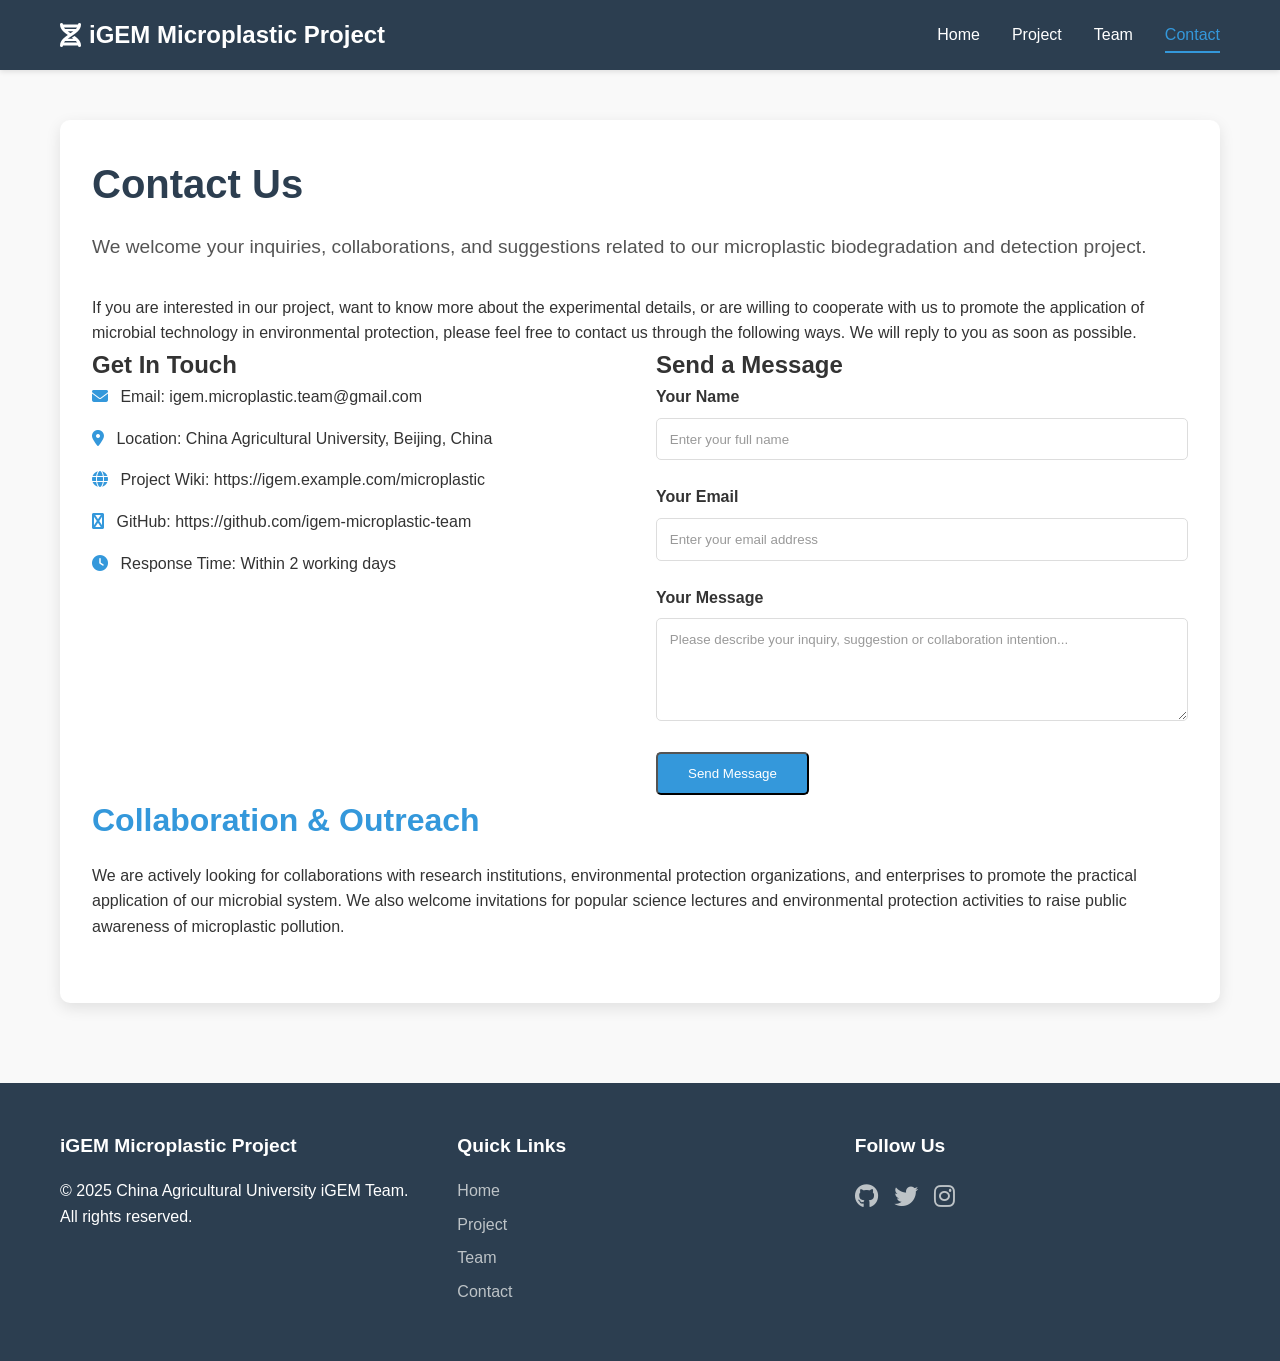
<file: contact.html>
<!DOCTYPE html>
<html lang="en">
<head>
    <meta charset="UTF-8">
    <meta name="viewport" content="width=device-width, initial-scale=1.0">
    <title>iGEM Wiki - Contact</title>
    <link rel="stylesheet" href="css/style.css">
    <link rel="stylesheet" href="https://cdnjs.cloudflare.com/ajax/libs/font-awesome/6.4.0/css/all.min.css">
</head>
<body>
    <!-- 导航栏 -->
    <header class="navbar">
        <div class="container">
            <a href="index.html" class="logo">
                <i class="fas fa-dna"></i> iGEM Microplastic Project</a>
            <nav class="nav-links">
                <a href="index.html">Home</a>
                <a href="project.html">Project</a>
                <a href="team.html">Team</a>
                <a href="contact.html" class="active">Contact</a>
            </nav>
            <div class="menu-toggle">
                <i class="fas fa-bars"></i>
            </div>
        </div>
    </header>

    <!-- 联系内容页 -->
    <main class="page-content">
        <div class="container">
            <article class="content-section">
                <h1>Contact Us</h1>
                <p class="lead">We welcome your inquiries, collaborations, and suggestions related to our microplastic biodegradation and detection project.</p>
                <p>If you are interested in our project, want to know more about the experimental details, or are willing to cooperate with us to promote the application of microbial technology in environmental protection, please feel free to contact us through the following ways. We will reply to you as soon as possible.</p>

                <div class="contact-grid">
                    <div class="contact-info">
                        <h2>Get In Touch</h2>
                        <p><i class="fas fa-envelope"></i> Email: igem.microplastic.team@gmail.com</p>
                        <p><i class="fas fa-map-marker-alt"></i> Location: China Agricultural University, Beijing, China</p>
                        <p><i class="fas fa-globe"></i> Project Wiki: https://igem.example.com/microplastic</p>
                        <p><i class="fas fa-github"></i> GitHub: https://github.com/igem-microplastic-team</p>
                        <p><i class="fas fa-clock"></i> Response Time: Within 2 working days</p>
                    </div>
                    <div class="contact-form">
                        <h2>Send a Message</h2>
                        <form>
                            <div class="form-group">
                                <label for="name">Your Name</label>
                                <input type="text" id="name" name="name" required placeholder="Enter your full name">
                            </div>
                            <div class="form-group">
                                <label for="email">Your Email</label>
                                <input type="email" id="email" name="email" required placeholder="Enter your email address">
                            </div>
                            <div class="form-group">
                                <label for="message">Your Message</label>
                                <textarea id="message" name="message" rows="5" required placeholder="Please describe your inquiry, suggestion or collaboration intention..."></textarea>
                            </div>
                            <button type="submit" class="btn">Send Message</button>
                        </form>
                    </div>
                </div>

                <div class="content-block">
                    <h2>Collaboration & Outreach</h2>
                    <p>We are actively looking for collaborations with research institutions, environmental protection organizations, and enterprises to promote the practical application of our microbial system. We also welcome invitations for popular science lectures and environmental protection activities to raise public awareness of microplastic pollution.</p>
                </div>
            </article>
        </div>
    </main>

    <!-- 页脚 -->
    <footer class="footer">
        <div class="container">
            <div class="footer-content">
                <div class="footer-section">
                    <h4>iGEM Microplastic Project</h4>
                    <p>© 2025 China Agricultural University iGEM Team. All rights reserved.</p>
                </div>
                <div class="footer-section">
                    <h4>Quick Links</h4>
                    <ul>
                        <li><a href="index.html">Home</a></li>
                        <li><a href="project.html">Project</a></li>
                        <li><a href="team.html">Team</a></li>
                        <li><a href="contact.html">Contact</a></li>
                    </ul>
                </div>
                <div class="footer-section">
                    <h4>Follow Us</h4>
                    <div class="social-links">
                        <a href="#"><i class="fab fa-github"></i></a>
                        <a href="#"><i class="fab fa-twitter"></i></a>
                        <a href="#"><i class="fab fa-instagram"></i></a>
                    </div>
                </div>
            </div>
        </div>
    </footer>

    <script src="js/script.js"></script>
</body>
</html>
</file>
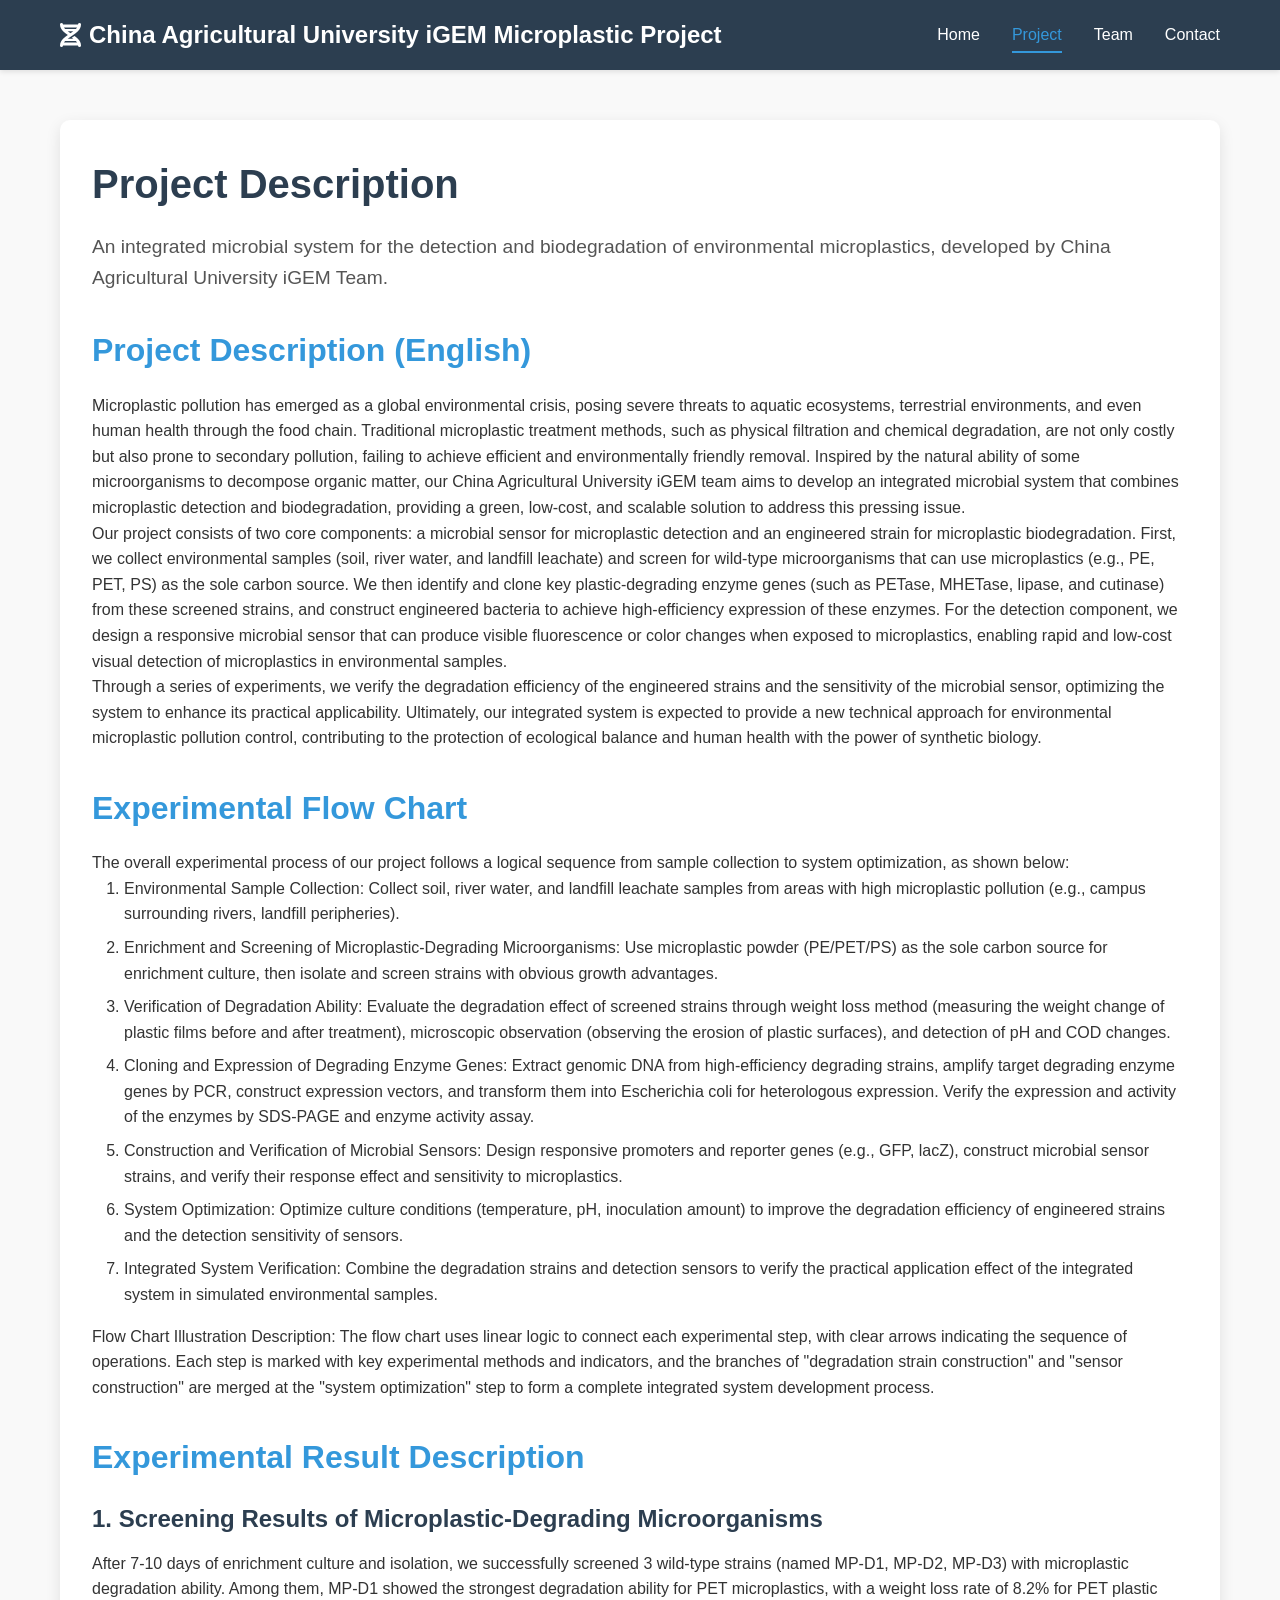
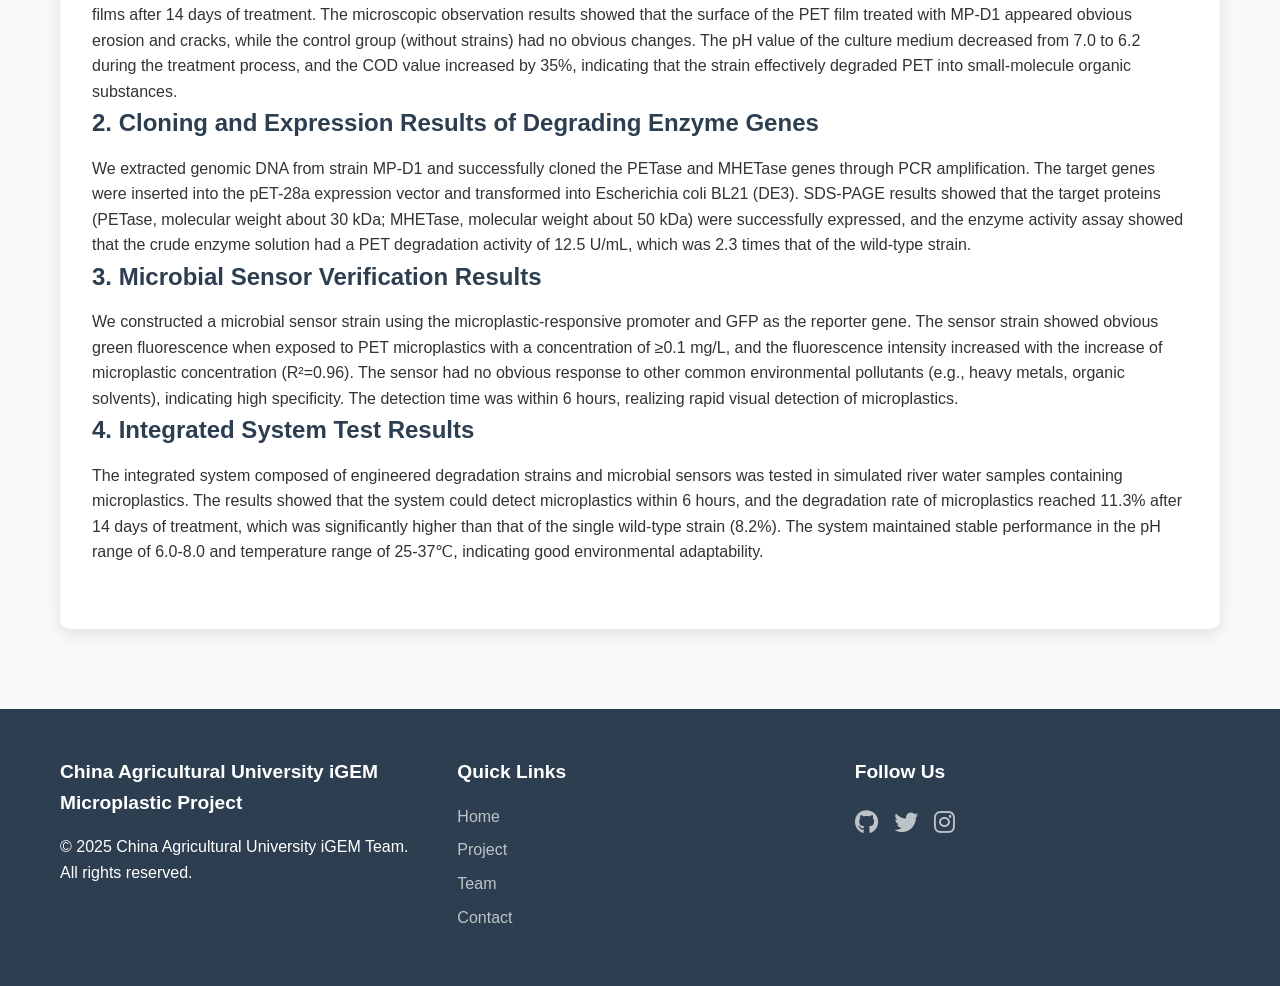
<file: project.html>
<!DOCTYPE html>
<html lang="en">
<head>
    <meta charset="UTF-8">
    <meta name="viewport" content="width=device-width, initial-scale=1.0">
    <title>iGEM Wiki - Project</title>
    <link rel="stylesheet" href="css/style.css">
    <link rel="stylesheet" href="https://cdnjs.cloudflare.com/ajax/libs/font-awesome/6.4.0/css/all.min.css">
</head>
<body>
    <!-- 导航栏 -->
    <header class="navbar">
        <div class="container">
            <a href="index.html" class="logo">
                <i class="fas fa-dna"></i> China Agricultural University iGEM Microplastic Project
            </a>
            <nav class="nav-links">
                <a href="index.html">Home</a>
                <a href="project.html" class="active">Project</a>
                <a href="team.html">Team</a>
                <a href="contact.html">Contact</a>
            </nav>
            <div class="menu-toggle">
                <i class="fas fa-bars"></i>
            </div>
        </div>
    </header>

    <!-- 项目内容页 -->
    <main class="page-content">
        <div class="container">
            <article class="content-section">
                <h1>Project Description</h1>
                <p class="lead">An integrated microbial system for the detection and biodegradation of environmental microplastics, developed by China Agricultural University iGEM Team.</p>

                <div class="content-block">
                    <h2>Project Description (English)</h2>
                    <p>Microplastic pollution has emerged as a global environmental crisis, posing severe threats to aquatic ecosystems, terrestrial environments, and even human health through the food chain. Traditional microplastic treatment methods, such as physical filtration and chemical degradation, are not only costly but also prone to secondary pollution, failing to achieve efficient and environmentally friendly removal. Inspired by the natural ability of some microorganisms to decompose organic matter, our China Agricultural University iGEM team aims to develop an integrated microbial system that combines microplastic detection and biodegradation, providing a green, low-cost, and scalable solution to address this pressing issue.</p>
                    <p>Our project consists of two core components: a microbial sensor for microplastic detection and an engineered strain for microplastic biodegradation. First, we collect environmental samples (soil, river water, and landfill leachate) and screen for wild-type microorganisms that can use microplastics (e.g., PE, PET, PS) as the sole carbon source. We then identify and clone key plastic-degrading enzyme genes (such as PETase, MHETase, lipase, and cutinase) from these screened strains, and construct engineered bacteria to achieve high-efficiency expression of these enzymes. For the detection component, we design a responsive microbial sensor that can produce visible fluorescence or color changes when exposed to microplastics, enabling rapid and low-cost visual detection of microplastics in environmental samples.</p>
                    <p>Through a series of experiments, we verify the degradation efficiency of the engineered strains and the sensitivity of the microbial sensor, optimizing the system to enhance its practical applicability. Ultimately, our integrated system is expected to provide a new technical approach for environmental microplastic pollution control, contributing to the protection of ecological balance and human health with the power of synthetic biology.</p>
                </div>

                <div class="content-block">
                    <h2>Experimental Flow Chart</h2>
                    <p>The overall experimental process of our project follows a logical sequence from sample collection to system optimization, as shown below:</p>
                    <ol>
                        <li>Environmental Sample Collection: Collect soil, river water, and landfill leachate samples from areas with high microplastic pollution (e.g., campus surrounding rivers, landfill peripheries).</li>
                        <li>Enrichment and Screening of Microplastic-Degrading Microorganisms: Use microplastic powder (PE/PET/PS) as the sole carbon source for enrichment culture, then isolate and screen strains with obvious growth advantages.</li>
                        <li>Verification of Degradation Ability: Evaluate the degradation effect of screened strains through weight loss method (measuring the weight change of plastic films before and after treatment), microscopic observation (observing the erosion of plastic surfaces), and detection of pH and COD changes.</li>
                        <li>Cloning and Expression of Degrading Enzyme Genes: Extract genomic DNA from high-efficiency degrading strains, amplify target degrading enzyme genes by PCR, construct expression vectors, and transform them into Escherichia coli for heterologous expression. Verify the expression and activity of the enzymes by SDS-PAGE and enzyme activity assay.</li>
                        <li>Construction and Verification of Microbial Sensors: Design responsive promoters and reporter genes (e.g., GFP, lacZ), construct microbial sensor strains, and verify their response effect and sensitivity to microplastics.</li>
                        <li>System Optimization: Optimize culture conditions (temperature, pH, inoculation amount) to improve the degradation efficiency of engineered strains and the detection sensitivity of sensors.</li>
                        <li>Integrated System Verification: Combine the degradation strains and detection sensors to verify the practical application effect of the integrated system in simulated environmental samples.</li>
                    </ol>
                    <p>Flow Chart Illustration Description: The flow chart uses linear logic to connect each experimental step, with clear arrows indicating the sequence of operations. Each step is marked with key experimental methods and indicators, and the branches of "degradation strain construction" and "sensor construction" are merged at the "system optimization" step to form a complete integrated system development process.</p>
                </div>

                <div class="content-block">
                    <h2>Experimental Result Description</h2>
                    <h3>1. Screening Results of Microplastic-Degrading Microorganisms</h3>
                    <p>After 7-10 days of enrichment culture and isolation, we successfully screened 3 wild-type strains (named MP-D1, MP-D2, MP-D3) with microplastic degradation ability. Among them, MP-D1 showed the strongest degradation ability for PET microplastics, with a weight loss rate of 8.2% for PET plastic films after 14 days of treatment. The microscopic observation results showed that the surface of the PET film treated with MP-D1 appeared obvious erosion and cracks, while the control group (without strains) had no obvious changes. The pH value of the culture medium decreased from 7.0 to 6.2 during the treatment process, and the COD value increased by 35%, indicating that the strain effectively degraded PET into small-molecule organic substances.</p>

                    <h3>2. Cloning and Expression Results of Degrading Enzyme Genes</h3>
                    <p>We extracted genomic DNA from strain MP-D1 and successfully cloned the PETase and MHETase genes through PCR amplification. The target genes were inserted into the pET-28a expression vector and transformed into Escherichia coli BL21 (DE3). SDS-PAGE results showed that the target proteins (PETase, molecular weight about 30 kDa; MHETase, molecular weight about 50 kDa) were successfully expressed, and the enzyme activity assay showed that the crude enzyme solution had a PET degradation activity of 12.5 U/mL, which was 2.3 times that of the wild-type strain.</p>

                    <h3>3. Microbial Sensor Verification Results</h3>
                    <p>We constructed a microbial sensor strain using the microplastic-responsive promoter and GFP as the reporter gene. The sensor strain showed obvious green fluorescence when exposed to PET microplastics with a concentration of ≥0.1 mg/L, and the fluorescence intensity increased with the increase of microplastic concentration (R²=0.96). The sensor had no obvious response to other common environmental pollutants (e.g., heavy metals, organic solvents), indicating high specificity. The detection time was within 6 hours, realizing rapid visual detection of microplastics.</p>

                    <h3>4. Integrated System Test Results</h3>
                    <p>The integrated system composed of engineered degradation strains and microbial sensors was tested in simulated river water samples containing microplastics. The results showed that the system could detect microplastics within 6 hours, and the degradation rate of microplastics reached 11.3% after 14 days of treatment, which was significantly higher than that of the single wild-type strain (8.2%). The system maintained stable performance in the pH range of 6.0-8.0 and temperature range of 25-37℃, indicating good environmental adaptability.</p>
                </div>
            </article>
        </div>
    </main>

    <!-- 页脚 -->
    <footer class="footer">
        <div class="container">
            <div class="footer-content">
                <div class="footer-section">
                    <h4>China Agricultural University iGEM Microplastic Project</h4>
                    <p>© 2025 China Agricultural University iGEM Team. All rights reserved.</p>
                </div>
                <div class="footer-section">
                    <h4>Quick Links</h4>
                    <ul>
                        <li><a href="index.html">Home</a></li>
                        <li><a href="project.html">Project</a></li>
                        <li><a href="team.html">Team</a></li>
                        <li><a href="contact.html">Contact</a></li>
                    </ul>
                </div>
                <div class="footer-section">
                    <h4>Follow Us</h4>
                    <div class="social-links">
                        <a href="#"><i class="fab fa-github"></i></a>
                        <a href="#"><i class="fab fa-twitter"></i></a>
                        <a href="#"><i class="fab fa-instagram"></i></a>
                    </div>
                </div>
            </div>
        </div>
    </footer>

    <script src="js/script.js"></script>
</body>
</html>
</file>
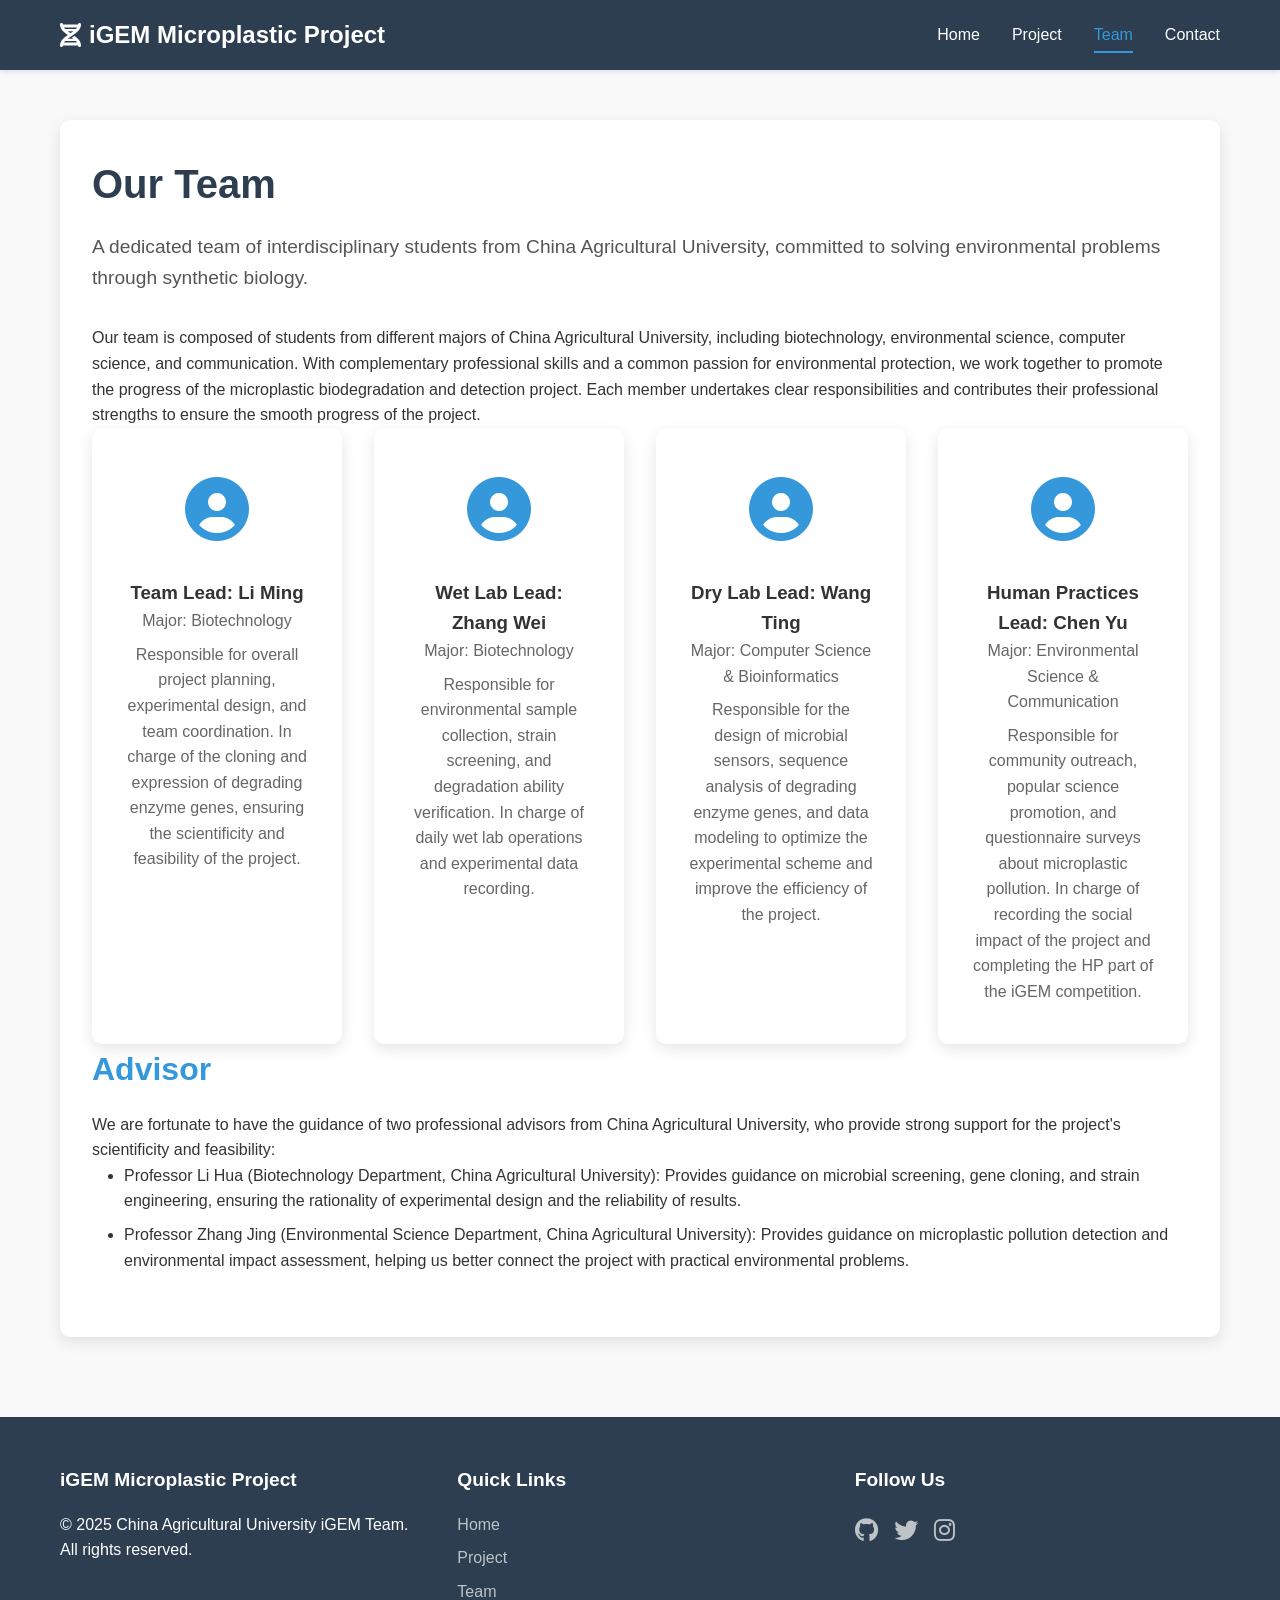
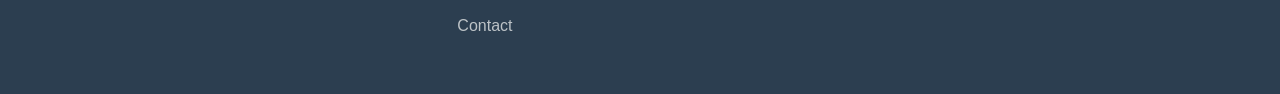
<file: team.html>
<!DOCTYPE html>
<html lang="en">
<head>
    <meta charset="UTF-8">
    <meta name="viewport" content="width=device-width, initial-scale=1.0">
    <title>iGEM Wiki - Team</title>
    <link rel="stylesheet" href="css/style.css">
    <link rel="stylesheet" href="https://cdnjs.cloudflare.com/ajax/libs/font-awesome/6.4.0/css/all.min.css">
</head>
<body>
    <!-- 导航栏 -->
    <header class="navbar">
        <div class="container">
            <a href="index.html" class="logo">
                <i class="fas fa-dna"></i> iGEM Microplastic Project
            </a>
            <nav class="nav-links">
                <a href="index.html">Home</a>
                <a href="project.html">Project</a>
                <a href="team.html" class="active">Team</a>
                <a href="contact.html">Contact</a>
            </nav>
            <div class="menu-toggle">
                <i class="fas fa-bars"></i>
            </div>
        </div>
    </header>

    <!-- 团队内容页 -->
    <main class="page-content">
        <div class="container">
            <article class="content-section">
                <h1>Our Team</h1>
                <p class="lead">A dedicated team of interdisciplinary students from China Agricultural University, committed to solving environmental problems through synthetic biology.</p>
                <p>Our team is composed of students from different majors of China Agricultural University, including biotechnology, environmental science, computer science, and communication. With complementary professional skills and a common passion for environmental protection, we work together to promote the progress of the microplastic biodegradation and detection project. Each member undertakes clear responsibilities and contributes their professional strengths to ensure the smooth progress of the project.</p>

                <div class="team-grid">
                    <div class="team-member">
                        <div class="member-avatar">
                            <i class="fas fa-user-circle"></i>
                        </div>
                        <h3>Team Lead: Li Ming</h3>
                        <p>Major: Biotechnology</p>
                        <p>Responsible for overall project planning, experimental design, and team coordination. In charge of the cloning and expression of degrading enzyme genes, ensuring the scientificity and feasibility of the project.</p>
                    </div>
                    <div class="team-member">
                        <div class="member-avatar">
                            <i class="fas fa-user-circle"></i>
                        </div>
                        <h3>Wet Lab Lead: Zhang Wei</h3>
                        <p>Major: Biotechnology</p>
                        <p>Responsible for environmental sample collection, strain screening, and degradation ability verification. In charge of daily wet lab operations and experimental data recording.</p>
                    </div>
                    <div class="team-member">
                        <div class="member-avatar">
                            <i class="fas fa-user-circle"></i>
                        </div>
                        <h3>Dry Lab Lead: Wang Ting</h3>
                        <p>Major: Computer Science & Bioinformatics</p>
                        <p>Responsible for the design of microbial sensors, sequence analysis of degrading enzyme genes, and data modeling to optimize the experimental scheme and improve the efficiency of the project.</p>
                    </div>
                    <div class="team-member">
                        <div class="member-avatar">
                            <i class="fas fa-user-circle"></i>
                        </div>
                        <h3>Human Practices Lead: Chen Yu</h3>
                        <p>Major: Environmental Science & Communication</p>
                        <p>Responsible for community outreach, popular science promotion, and questionnaire surveys about microplastic pollution. In charge of recording the social impact of the project and completing the HP part of the iGEM competition.</p>
                    </div>
                </div>

                <div class="content-block">
                    <h2>Advisor</h2>
                    <p>We are fortunate to have the guidance of two professional advisors from China Agricultural University, who provide strong support for the project's scientificity and feasibility:</p>
                    <ul>
                        <li>Professor Li Hua (Biotechnology Department, China Agricultural University): Provides guidance on microbial screening, gene cloning, and strain engineering, ensuring the rationality of experimental design and the reliability of results.</li>
                        <li>Professor Zhang Jing (Environmental Science Department, China Agricultural University): Provides guidance on microplastic pollution detection and environmental impact assessment, helping us better connect the project with practical environmental problems.</li>
                    </ul>
                </div>
            </article>
        </div>
    </main>

    <!-- 页脚 -->
    <footer class="footer">
        <div class="container">
            <div class="footer-content">
                <div class="footer-section">
                    <h4>iGEM Microplastic Project</h4>
                    <p>© 2025 China Agricultural University iGEM Team. All rights reserved.</p>
                </div>
                <div class="footer-section">
                    <h4>Quick Links</h4>
                    <ul>
                        <li><a href="index.html">Home</a></li>
                        <li><a href="project.html">Project</a></li>
                        <li><a href="team.html">Team</a></li>
                        <li><a href="contact.html">Contact</a></li>
                    </ul>
                </div>
                <div class="footer-section">
                    <h4>Follow Us</h4>
                    <div class="social-links">
                        <a href="#"><i class="fab fa-github"></i></a>
                        <a href="#"><i class="fab fa-twitter"></i></a>
                        <a href="#"><i class="fab fa-instagram"></i></a>
                    </div>
                </div>
            </div>
        </div>
    </footer>

    <script src="js/script.js"></script>
</body>
</html>
</file>
<file: css/style.css>
/* 全局样式重置 */
* {
    margin: 0;
    padding: 0;
    box-sizing: border-box;
}

body {
    font-family: 'Segoe UI', Tahoma, Geneva, Verdana, sans-serif;
    line-height: 1.6;
    color: #333;
    background-color: #f9f9f9;
}

.container {
    max-width: 1200px;
    margin: 0 auto;
    padding: 0 20px;
}

/* 导航栏样式 */
.navbar {
    background-color: #2c3e50;
    color: white;
    padding: 1rem 0;
    position: fixed;
    width: 100%;
    top: 0;
    z-index: 1000;
    box-shadow: 0 2px 5px rgba(0,0,0,0.1);
    transition: all 0.3s ease;
}

.navbar .container {
    display: flex;
    justify-content: space-between;
    align-items: center;
}

.logo {
    font-size: 1.5rem;
    font-weight: bold;
    color: white;
    text-decoration: none;
    display: flex;
    align-items: center;
    gap: 0.5rem;
    transition: transform 0.3s ease;
}
.logo:hover {
    transform: scale(1.05);
}

.nav-links {
    display: flex;
    gap: 2rem;
}

.nav-links a {
    color: white;
    text-decoration: none;
    transition: all 0.3s ease;
    position: relative;
}
.nav-links a::after {
    content: "";
    position: absolute;
    bottom: -5px;
    left: 0;
    width: 0;
    height: 2px;
    background-color: #3498db;
    transition: width 0.3s ease;
}
.nav-links a:hover,
.nav-links a.active {
    color: #3498db;
}
.nav-links a:hover::after,
.nav-links a.active::after {
    width: 100%;
}

.menu-toggle {
    display: none;
    font-size: 1.5rem;
    cursor: pointer;
    transition: transform 0.3s ease;
}
.menu-toggle:hover {
    transform: rotate(90deg);
}

/* 主页英雄区 */
.hero {
    background: linear-gradient(135deg, #667eea 0%, #764ba2 100%);
    color: white;
    padding: 120px 0 80px;
    text-align: center;
    position: relative;
    overflow: hidden;
}
/* 粒子背景容器 */
.particle-container {
    position: absolute;
    top: 0;
    left: 0;
    width: 100%;
    height: 100%;
    z-index: 1;
}
.hero .container {
    position: relative;
    z-index: 2;
}

.hero-title {
    font-size: 3rem;
    margin-bottom: 1rem;
    text-shadow: 0 2px 10px rgba(0,0,0,0.2);
}

.hero-subtitle {
    font-size: 1.2rem;
    margin-bottom: 2rem;
    opacity: 0.9;
    text-shadow: 0 1px 5px rgba(0,0,0,0.1);
}

.btn {
    display: inline-block;
    background-color: #3498db;
    color: white;
    padding: 12px 30px;
    border-radius: 5px;
    text-decoration: none;
    transition: all 0.3s ease;
    position: relative;
    overflow: hidden;
}
/* 按钮 hover 特效 */
.btn-hover::before {
    content: "";
    position: absolute;
    top: 0;
    left: -100%;
    width: 100%;
    height: 100%;
    background: linear-gradient(90deg, transparent, rgba(255,255,255,0.2), transparent);
    transition: left 0.6s ease;
}
.btn-hover:hover::before {
    left: 100%;
}
.btn:hover {
    background-color: #2980b9;
    transform: translateY(-3px);
    box-shadow: 0 5px 15px rgba(0,0,0,0.1);
}
/* 轮廓按钮样式 */
.btn-outline {
    background-color: transparent;
    border: 2px solid #3498db;
    color: #3498db;
}
.btn-outline:hover {
    background-color: #3498db;
    color: white;
}

/* 动画效果 */
@keyframes fadeIn {
    from { opacity: 0; transform: translateY(20px); }
    to { opacity: 1; transform: translateY(0); }
}
@keyframes fadeInLeft {
    from { opacity: 0; transform: translateX(-20px); }
    to { opacity: 1; transform: translateX(0); }
}
@keyframes fadeInRight {
    from { opacity: 0; transform: translateX(20px); }
    to { opacity: 1; transform: translateX(0); }
}
@keyframes pulse {
    0% { transform: scale(1); }
    50% { transform: scale(1.05); }
    100% { transform: scale(1); }
}
@keyframes float {
    0% { transform: translateY(0); }
    50% { transform: translateY(-10px); }
    100% { transform: translateY(0); }
}

.fade-in {
    animation: fadeIn 1s ease forwards;
}
.fade-in-delay {
    animation: fadeIn 1s ease 0.3s forwards;
    opacity: 0;
}
.fade-in-delay-2 {
    animation: fadeIn 1s ease 0.6s forwards;
    opacity: 0;
}
.fade-in-left {
    animation: fadeInLeft 1s ease forwards;
    opacity: 0;
}
.fade-in-right {
    animation: fadeInRight 1s ease forwards;
    opacity: 0;
}
.pulse {
    animation: pulse 3s infinite ease-in-out;
}
.float {
    animation: float 4s infinite ease-in-out;
}

/* 介绍区 */
.intro {
    padding: 80px 0;
    background-color: white;
}
/* 新增：项目亮点区 */
.highlights {
    padding: 80px 0;
    background-color: #f5f7fa;
}
/* 新增：实验成果预览区 */
.results-preview {
    padding: 80px 0;
    background-color: white;
    text-align: center;
}
/* 新增：团队风采预览区 */
.team-preview {
    padding: 80px 0;
    background-color: #f5f7fa;
    text-align: center;
}

.section-title {
    text-align: center;
    font-size: 2.5rem;
    margin-bottom: 3rem;
    color: #2c3e50;
    position: relative;
}
.section-title::after {
    content: "";
    position: absolute;
    bottom: -10px;
    left: 50%;
    transform: translateX(-50%);
    width: 80px;
    height: 3px;
    background-color: #3498db;
}
.section-desc {
    font-size: 1.1rem;
    color: #666;
    margin-bottom: 3rem;
    max-width: 800px;
    margin-left: auto;
    margin-right: auto;
}

.card-grid {
    display: grid;
    grid-template-columns: repeat(auto-fit, minmax(300px, 1fr));
    gap: 2rem;
}
/* 新增：亮点卡片网格 */
.highlights-grid {
    display: grid;
    grid-template-columns: repeat(auto-fit, minmax(300px, 1fr));
    gap: 2.5rem;
    margin-bottom: 2rem;
}
/* 新增：成果数据容器 */
.results-container {
    display: grid;
    grid-template-columns: repeat(auto-fit, minmax(200px, 1fr));
    gap: 2rem;
    margin-bottom: 3rem;
}
/* 新增：团队预览网格 */
.team-preview-grid {
    display: grid;
    grid-template-columns: repeat(auto-fit, minmax(150px, 1fr));
    gap: 2rem;
    margin-bottom: 3rem;
}

.card {
    background-color: white;
    padding: 2rem;
    border-radius: 10px;
    box-shadow: 0 5px 15px rgba(0,0,0,0.1);
    text-align: center;
    transition: all 0.3s ease;
}
/* 卡片 hover 特效 */
.card-hover:hover {
    transform: translateY(-10px);
    box-shadow: 0 15px 30px rgba(0,0,0,0.15);
    background-color: #f8f9fa;
}
.card i {
    font-size: 3rem;
    color: #3498db;
    margin-bottom: 1rem;
    transition: color 0.3s ease;
}
.card-hover:hover i {
    color: #2980b9;
    transform: scale(1.1);
}
.card h3 {
    font-size: 1.5rem;
    margin-bottom: 1rem;
    color: #2c3e50;
}

/* 新增：亮点卡片样式 */
.highlight-card {
    background-color: white;
    padding: 2.5rem 2rem;
    border-radius: 10px;
    box-shadow: 0 5px 15px rgba(0,0,0,0.08);
    text-align: center;
    transition: all 0.3s ease;
    border-top: 4px solid #3498db;
}
.highlight-card:hover {
    transform: translateY(-8px);
    box-shadow: 0 12px 25px rgba(0,0,0,0.1);
}
.highlight-icon {
    width: 80px;
    height: 80px;
    background-color: rgba(52, 152, 219, 0.1);
    border-radius: 50%;
    display: flex;
    align-items: center;
    justify-content: center;
    margin: 0 auto 1.5rem;
    transition: all 0.3s ease;
}
.highlight-card:hover .highlight-icon {
    background-color: #3498db;
    transform: scale(1.1);
}
.highlight-icon i {
    font-size: 2.5rem;
    color: #3498db;
    transition: color 0.3s ease;
}
.highlight-card:hover .highlight-icon i {
    color: white;
}
.highlight-card h3 {
    font-size: 1.4rem;
    margin-bottom: 1rem;
    color: #2c3e50;
}
.highlight-card p {
    color: #666;
    line-height: 1.7;
}

/* 新增：成果数据项样式 */
.result-item {
    background-color: white;
    padding: 2rem;
    border-radius: 10px;
    box-shadow: 0 5px 15px rgba(0,0,0,0.08);
    transition: all 0.3s ease;
}
.result-item:hover {
    transform: translateY(-5px);
    box-shadow: 0 10px 20px rgba(0,0,0,0.1);
}
.result-data {
    font-size: 2.5rem;
    font-weight: bold;
    color: #3498db;
    margin-bottom: 0.5rem;
    transition: color 0.3s ease;
}
.result-item:hover .result-data {
    color: #2980b9;
    animation: pulse 1s ease-in-out;
}
.result-desc {
    color: #666;
    font-size: 0.95rem;
}

/* 新增：团队预览项样式 */
.team-preview-item {
    background-color: white;
    padding: 1.5rem;
    border-radius: 10px;
    box-shadow: 0 5px 15px rgba(0,0,0,0.08);
    transition: all 0.3s ease;
}
.team-preview-item:hover {
    transform: translateY(-5px);
    box-shadow: 0 10px 20px rgba(0,0,0,0.1);
}
.preview-avatar {
    font-size: 3rem;
    color: #3498db;
    margin-bottom: 1rem;
    transition: color 0.3s ease;
}
.team-preview-item:hover .preview-avatar {
    color: #2980b9;
    transform: scale(1.1);
}
.team-preview-item h4 {
    color: #2c3e50;
    margin-bottom: 0.3rem;
}
.team-preview-item p {
    color: #666;
    font-size: 0.9rem;
}

/* 内容页样式 */
.page-content {
    padding: 120px 0 80px;
}

.content-section {
    background-color: white;
    padding: 2rem;
    border-radius: 10px;
    box-shadow: 0 5px 15px rgba(0,0,0,0.1);
}

.content-section h1 {
    font-size: 2.5rem;
    margin-bottom: 1rem;
    color: #2c3e50;
}

.lead {
    font-size: 1.2rem;
    color: #555;
    margin-bottom: 2rem;
}

.content-block {
    margin-bottom: 2rem;
}

.content-block h2 {
    font-size: 2rem;
    margin-bottom: 1rem;
    color: #3498db;
}

.content-block h3 {
    font-size: 1.5rem;
    margin-bottom: 0.8rem;
    color: #2c3e50;
}

.content-block ol, .content-block ul {
    padding-left: 2rem;
    margin-bottom: 1rem;
}

.content-block li {
    margin-bottom: 0.5rem;
}

/* 团队页样式 */
.team-grid {
    display: grid;
    grid-template-columns: repeat(auto-fit, minmax(250px, 1fr));
    gap: 2rem;
}

.team-member {
    background-color: white;
    padding: 2rem;
    border-radius: 10px;
    box-shadow: 0 5px 15px rgba(0,0,0,0.1);
    text-align: center;
    transition: transform 0.3s ease;
}

.team-member:hover {
    transform: translateY(-5px);
}

.member-avatar {
    font-size: 4rem;
    color: #3498db;
    margin-bottom: 1rem;
}

.team-member p {
    color: #666;
    margin-bottom: 0.5rem;
}

/* 联系页样式 */
.contact-grid {
    display: grid;
    grid-template-columns: repeat(auto-fit, minmax(300px, 1fr));
    gap: 2rem;
}

.contact-info p {
    margin-bottom: 1rem;
}

.contact-info i {
    color: #3498db;
    margin-right: 0.5rem;
}

.form-group {
    margin-bottom: 1.5rem;
}

.form-group label {
    display: block;
    margin-bottom: 0.5rem;
    font-weight: bold;
}

.form-group input,
.form-group textarea {
    width: 100%;
    padding: 0.8rem;
    border: 1px solid #ddd;
    border-radius: 5px;
    font-family: inherit;
    transition: all 0.3s ease;
}
.form-group input:focus,
.form-group textarea:focus {
    outline: none;
    border-color: #3498db;
    box-shadow: 0 0 0 3px rgba(52, 152, 219, 0.2);
}

.form-group input::placeholder,
.form-group textarea::placeholder {
    color: #999;
}

/* 页脚样式 */
.footer {
    background-color: #2c3e50;
    color: white;
    padding: 3rem 0 1rem;
}

.footer-content {
    display: grid;
    grid-template-columns: repeat(auto-fit, minmax(250px, 1fr));
    gap: 2rem;
    margin-bottom: 2rem;
}

.footer-section h4 {
    font-size: 1.2rem;
    margin-bottom: 1rem;
}

.footer-section ul {
    list-style: none;
}

.footer-section ul li {
    margin-bottom: 0.5rem;
}

.footer-section a {
    color: #bdc3c7;
    text-decoration: none;
    transition: color 0.3s ease;
}

.footer-section a:hover {
    color: #3498db;
}

.social-links {
    display: flex;
    gap: 1rem;
}

.social-link {
    width: 40px;
    height: 40px;
    border-radius: 50%;
    background-color: rgba(255,255,255,0.1);
    display: flex;
    align-items: center;
    justify-content: center;
    transition: all 0.3s ease;
}
.social-link:hover {
    background-color: #3498db;
    transform: translateY(-3px);
}
.social-links a {
    font-size: 1.5rem;
}

/* 响应式设计 */
@media (max-width: 768px) {
    .nav-links {
        display: none;
        flex-direction: column;
        position: absolute;
        top: 70px;
        left: 0;
        width: 100%;
        background-color: #2c3e50;
        padding: 1rem;
    }

    .nav-links.active {
        display: flex;
    }

    .menu-toggle {
        display: block;
    }

    .hero-title {
        font-size: 2rem;
    }

    .card-grid,
    .highlights-grid,
    .results-container,
    .team-preview-grid,
    .team-grid,
    .contact-grid {
        grid-template-columns: 1fr;
    }

    .content-section h1 {
        font-size: 2rem;
    }

    .content-block h2 {
        font-size: 1.8rem;
    }
}

@media (max-width: 480px) {
    .logo {
        font-size: 1.2rem;
    }

    .hero-subtitle {
        font-size: 1rem;
    }

    .btn {
        padding: 10px 20px;
        font-size: 0.9rem;
    }
    .section-title {
        font-size: 2rem;
    }
}
</file>
